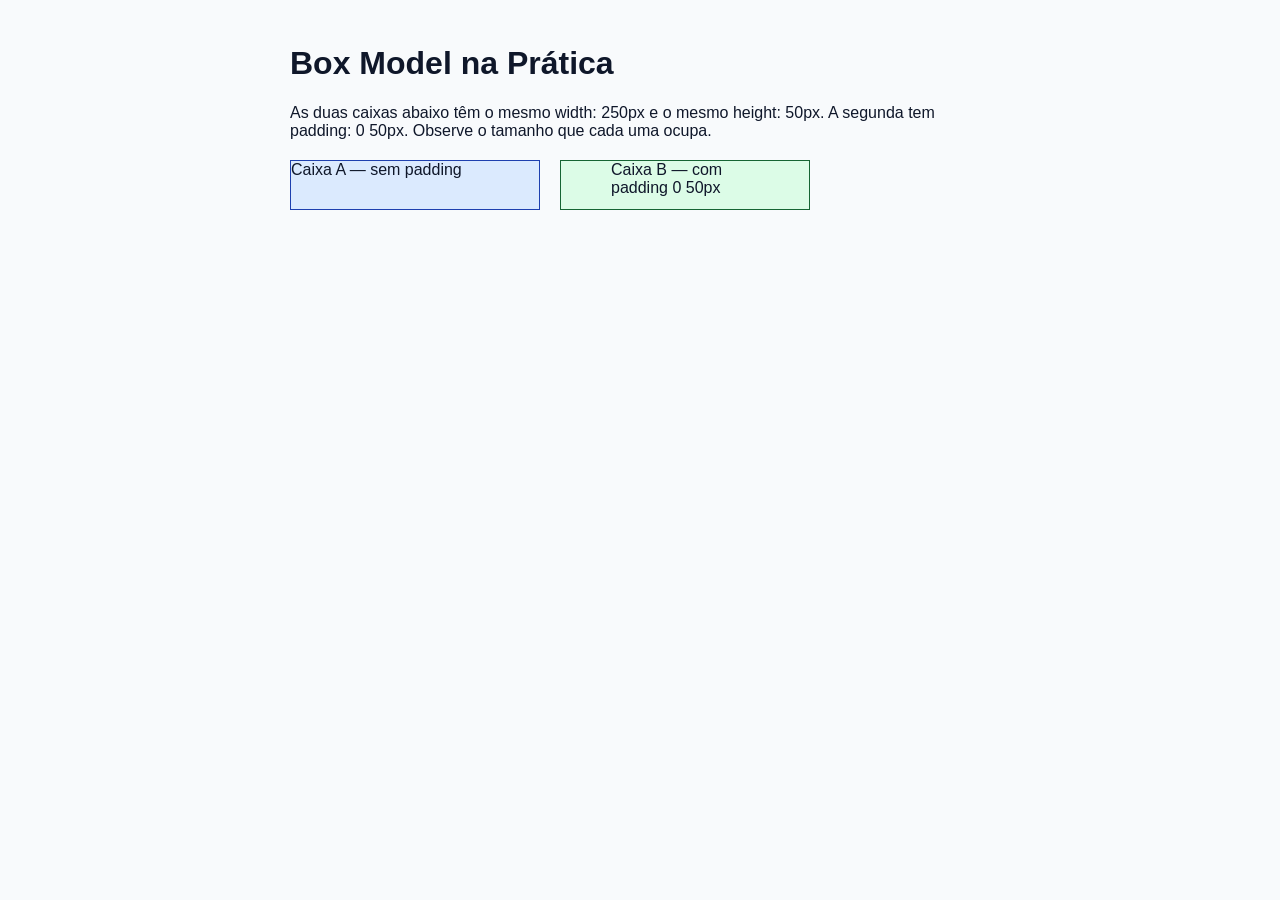
<file: fe07/tema 1/index.html>
<!DOCTYPE html>
<html lang="pt-BR">

<head>
    <meta charset="UTF-8">
    <title>Box Model na Prática</title>
    <link rel="stylesheet" href="style.css">
</head>

<body>
    <main class="pagina">
        <h1>Box Model na Prática</h1>
        <section class="explicacao">
            <p>As duas caixas abaixo têm o mesmo width: 250px e o mesmo height: 50px. A segunda tem padding: 0 50px.
                Observe o tamanho que cada uma ocupa.</p>
        </section>
        <section class="comparador">
            <div class="caixa-a">Caixa A — sem padding</div>
            <div class="caixa-b">Caixa B — com padding 0 50px</div>
        </section>
    </main>
</body>

</html>
</file>
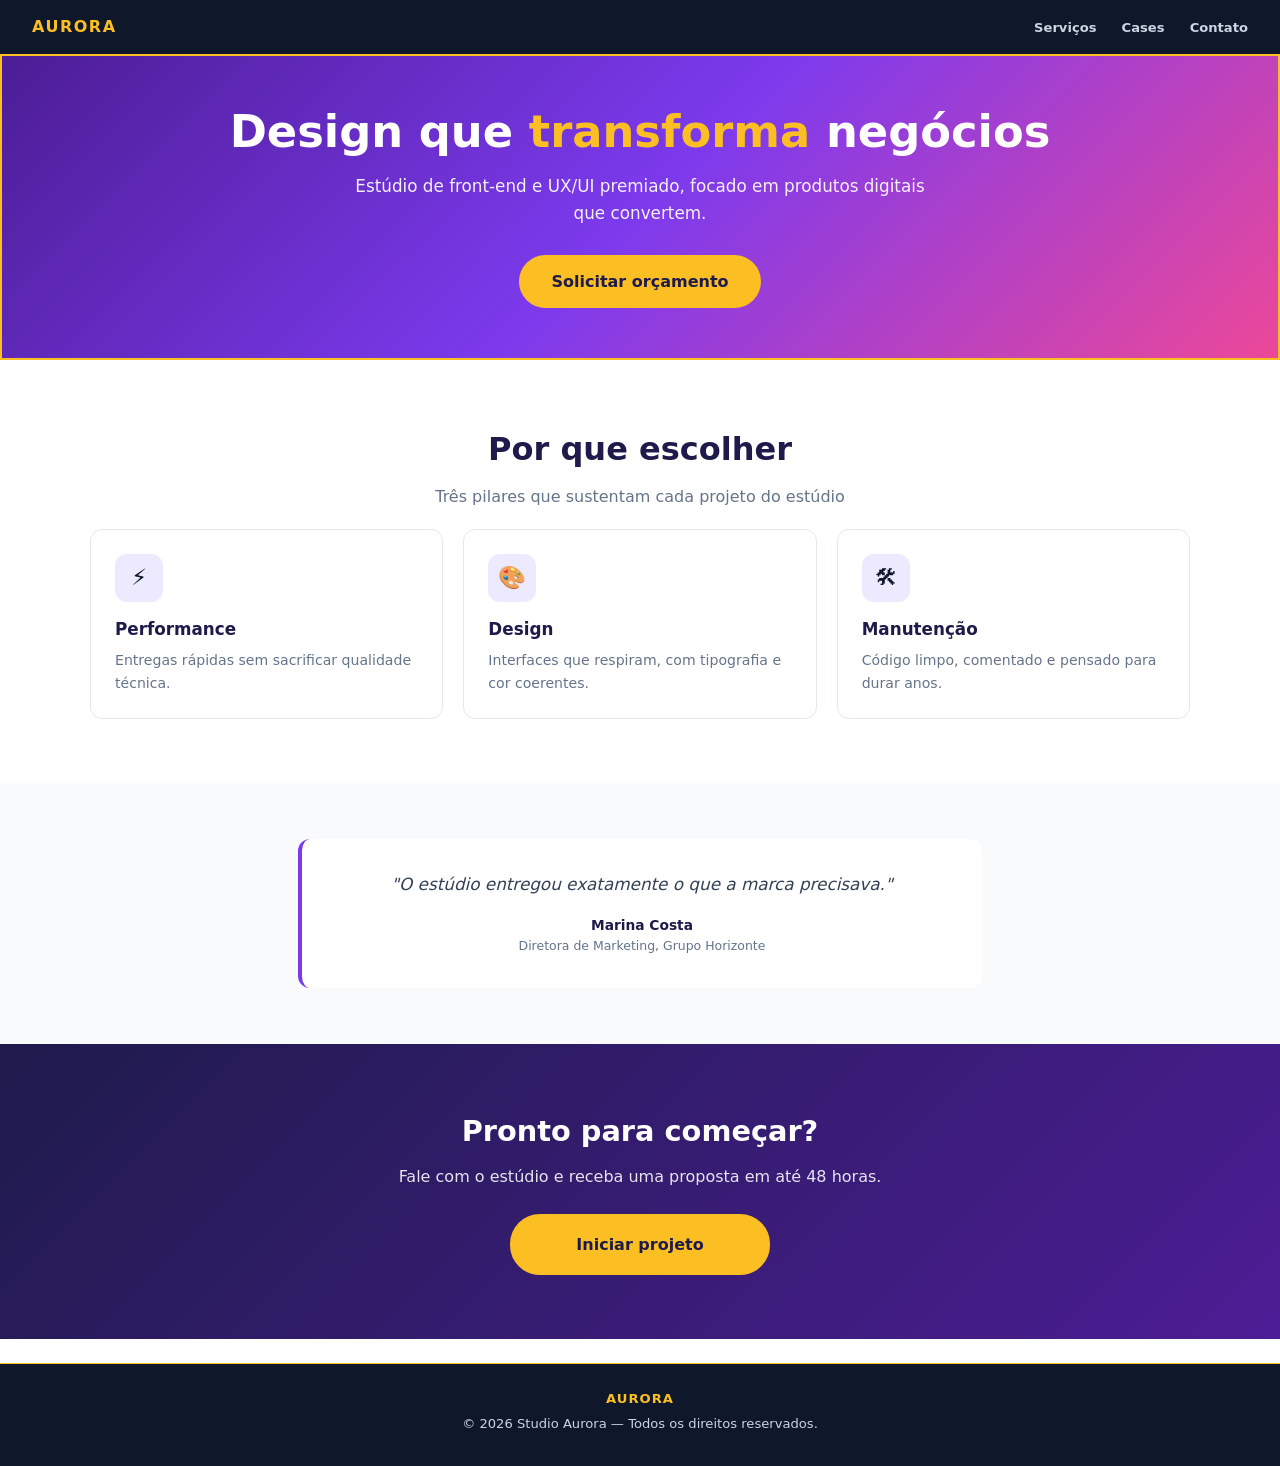
<file: fe07/tema 3/index.html>
<!DOCTYPE html>
<html lang="pt-BR">

<head>
    <meta charset="UTF-8">
    <meta name="viewport" content="width=device-width, initial-scale=1.0">
    <title>Studio Aurora</title>
    <link rel="stylesheet" href="style.css">
</head>

<body>

    <header class="topo">
        <span class="marca">AURORA</span>
        <nav>
            <a href="#">Serviços</a>
            <a href="#">Cases</a>
            <a href="#">Contato</a>
        </nav>
    </header>

    <section class="hero">
        <h1>Design que <span>transforma</span> negócios</h1>
        <p>Estúdio de front-end e UX/UI premiado, focado em produtos digitais que convertem.</p>
        <a href="#" class="cta">Solicitar orçamento</a>
    </section>

    <section class="secao">
        <div class="secao-titulo">
            <h2>Por que escolher</h2>
            <p>Três pilares que sustentam cada projeto do estúdio</p>
        </div>

        <div class="features">
            <div class="feature">
                <div class="feature-icone">⚡</div>
                <h3>Performance</h3>
                <p>Entregas rápidas sem sacrificar qualidade técnica.</p>
            </div>

            <div class="feature">
                <div class="feature-icone">🎨</div>
                <h3>Design</h3>
                <p>Interfaces que respiram, com tipografia e cor coerentes.</p>
            </div>

            <div class="feature">
                <div class="feature-icone">🛠</div>
                <h3>Manutenção</h3>
                <p>Código limpo, comentado e pensado para durar anos.</p>
            </div>
        </div>
    </section>

    <div class="depoimento-wrap">
        <div class="depoimento">
            "O estúdio entregou exatamente o que a marca precisava."
            <span class="autor">
                Marina Costa
                <small>Diretora de Marketing, Grupo Horizonte</small>
            </span>
        </div>
    </div>

    <section class="cta-final-wrap">
        <h2>Pronto para começar?</h2>
        <p>Fale com o estúdio e receba uma proposta em até 48 horas.</p>
        <a href="#" class="cta-final">Iniciar projeto</a>
    </section>

    <footer class="rodape">
        <div class="marca-rodape">AURORA</div>
        <p>© 2026 Studio Aurora — Todos os direitos reservados.</p>
    </footer>

</body>

</html>
</file>
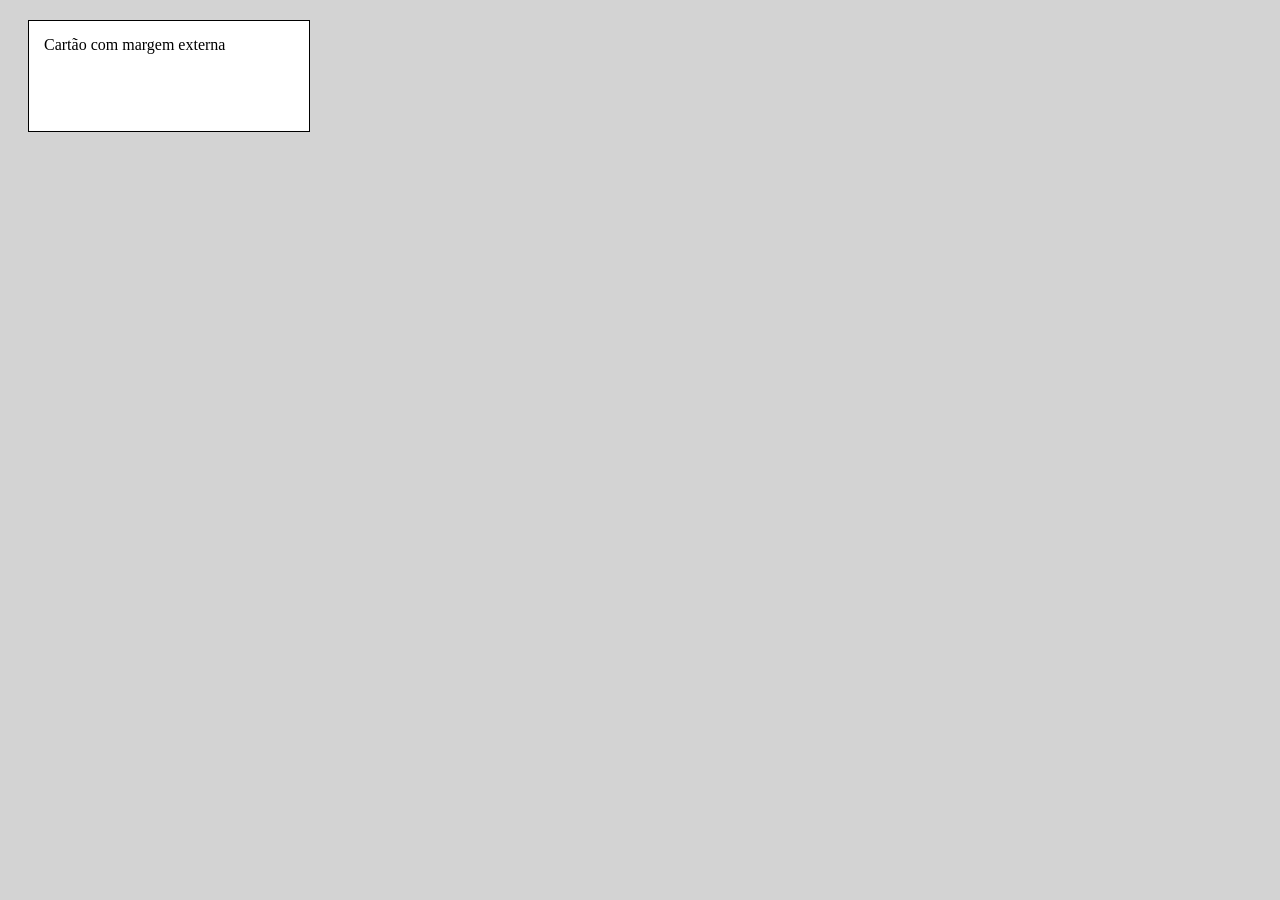
<file: fe07/tema 2/desafio4/desafio4.html>
<!DOCTYPE html>
<html lang="pt-BR">

<head>
    <meta charset="UTF-8">
    <title>Desafio 04</title>
    <link rel="stylesheet" href="desafio-04.css">
</head>

<body>

    <div class="cartao">
        Cartão com margem externa
    </div>

</body>

</html>
</file>
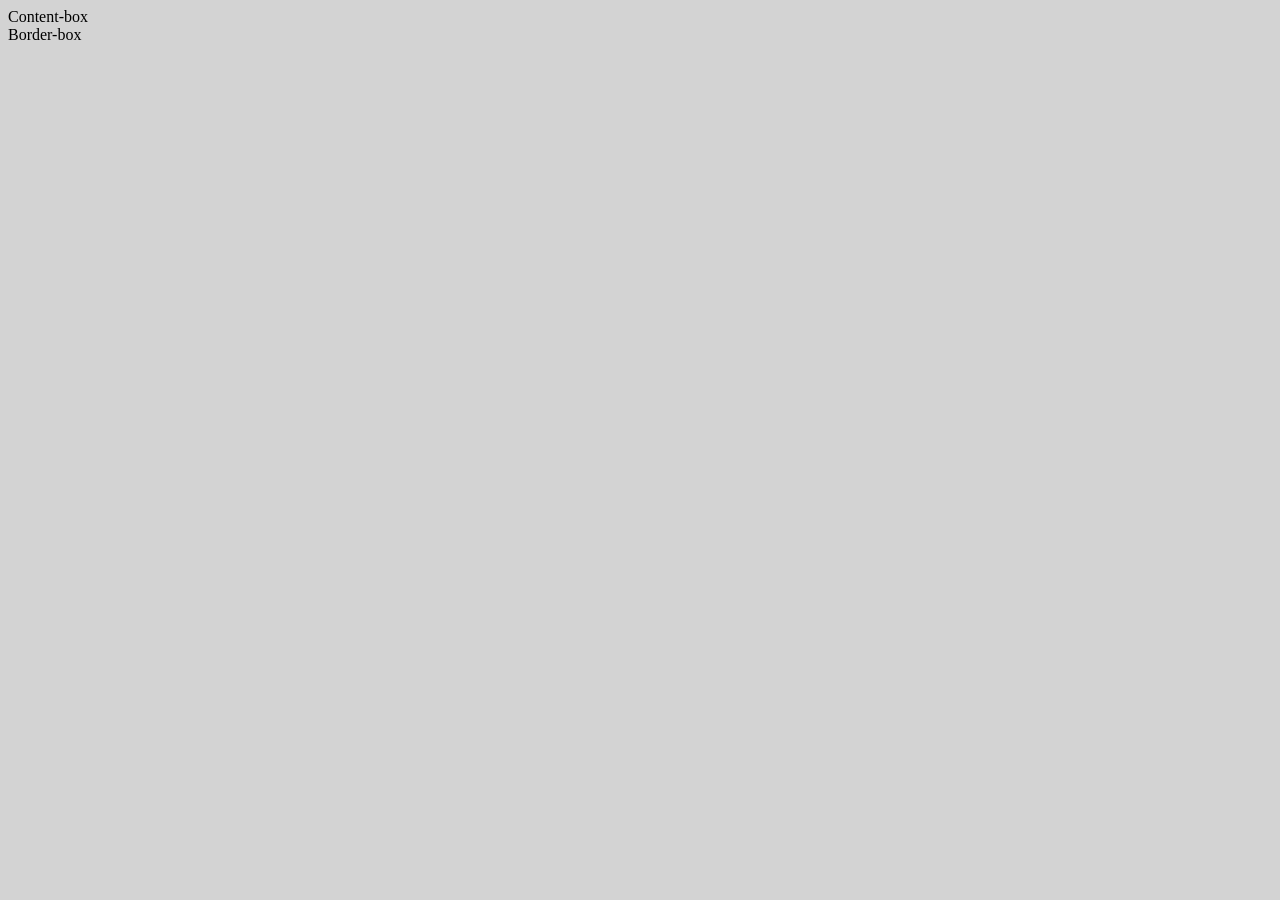
<file: fe07/tema 2/desafio5/desafio5.html>
<!DOCTYPE html>
<html lang="pt-BR">

<head>
    <meta charset="UTF-8">
    <title>Desafio 05</title>
    <link rel="stylesheet" href="desafio-05.css">
</head>

<body>

    <div class="box 1">
        Content-box
    </div>

    <div class="box 2">
        Border-box
    </div>

</body>

</html>
</file>
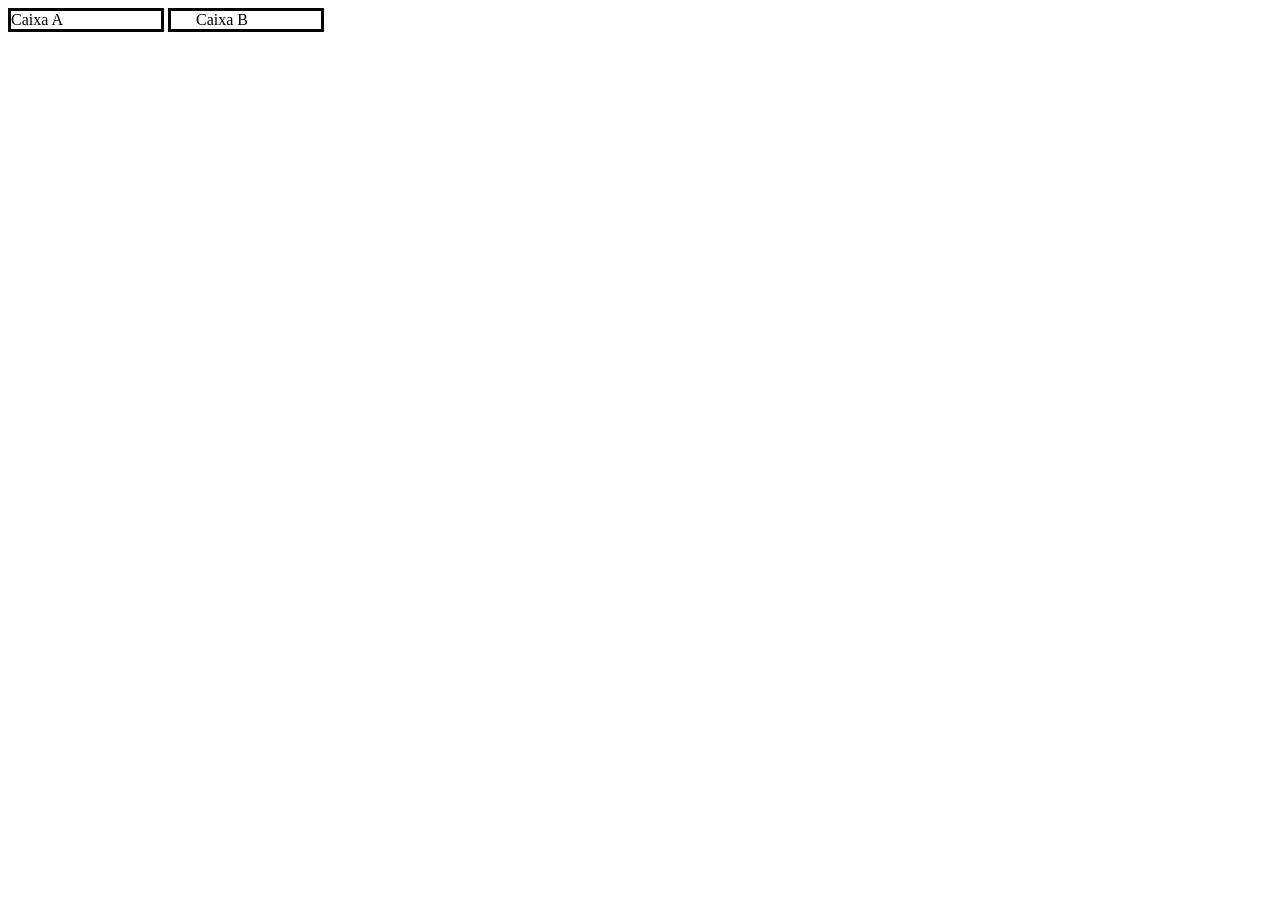
<file: fe07/tema 2/desafio3/desadio1/desafio3.html>
<!DOCTYPE html>
<html lang="pt-br">

<head>
    <meta charset="UTF-8">
    <title>Desafio 03</title>
    <link rel="stylesheet" href="desafio-03.css">
</head>

<body>
    <div class="caixa-a">Caixa A</div>
    <div class="caixa-b">Caixa B</div>
</body>

</html>
</file>
<file: fe07/tema 1/style.css>
body {
    font-family: Arial, sans-serif;
    background: #f8fafc;
    margin: 0;
    padding: 24px;
    color: #0f172a;
}

.pagina {
    max-width: 700px;
    margin: 0 auto;
}

.explicacao {
    margin-bottom: 20px;
}

.comparador {
    display: flex;
    gap: 20px;
    align-items: flex-start;
}

.caixa-a {
    box-sizing: border-box;
    width: 250px;
    height: 50px;
    background: #dbeafe;
    border: 1px solid #1e40af;
}

.caixa-b {
    box-sizing: border-box;
    width: 250px;
    height: 50px;
    padding: 0 50px;
    background: #dcfce7;
    border: 1px solid #166534;
}
</file>
<file: fe07/tema 3/style.css>
* {
    margin: 0;
    padding: 0;
}

body {
    font-family: Inter, "Segoe UI", system-ui, sans-serif;
    color: #0f172a;
    background: #ffffff;
    line-height: 1.6;
}

.topo {
    background: #0f172a;
    color: #ffffff;
    padding: 14px 32px;
    display: flex;
    justify-content: space-between;
    align-items: center;
}

.topo .marca {
    font-weight: 800;
    letter-spacing: 1.5px;
    font-size: 1rem;
    color: #fbbf24;
}

.topo nav a {
    color: #cbd5e1;
    text-decoration: none;
    margin-left: 20px;
    font-weight: 600;
    font-size: 0.82rem;
}

/* DEFEITOS 1 E 2 CORRIGIDOS */
.hero {
    background: linear-gradient(135deg, #4c1d95 0%, #7c3aed 50%, #ec4899 100%);
    color: #ffffff;
    padding: 50px 30px;
    width: 100%;
    border: 2px solid #fbbf24;
    text-align: center;
    box-sizing: border-box;
}

.hero h1 {
    font-size: 2.8rem;
    font-weight: 800;
    line-height: 1.15;
    margin-bottom: 16px;
}

.hero h1 span {
    color: #fbbf24;
}

.hero p {
    font-size: 1.05rem;
    max-width: 600px;
    margin: 0 auto 28px;
    opacity: 0.92;
}

.hero .cta {
    display: inline-block;
    background: #fbbf24;
    color: #1e1b4b;
    padding: 14px 32px;
    border-radius: 30px;
    font-weight: 800;
    text-decoration: none;
}

.secao {
    padding: 64px 32px;
    max-width: 1100px;
    margin: 0 auto;
}

.secao-titulo {
    text-align: center;
    margin-bottom: 20px;
}

.secao-titulo h2 {
    font-size: 2rem;
    font-weight: 800;
    color: #1e1b4b;
    margin-bottom: 8px;
}

.secao-titulo p {
    color: #64748b;
}

.features {
    display: flex;
    gap: 20px;
    flex-wrap: nowrap;
    justify-content: center;
    align-items: stretch;
}

/* DEFEITO 3 CORRIGIDO */
.feature {
    flex: 1;
    min-width: 0;
    padding: 24px;
    border: 1px solid #e2e8f0;
    border-radius: 12px;
    background: #ffffff;
    box-sizing: border-box;
}

.feature-icone {
    width: 48px;
    height: 48px;
    border-radius: 12px;
    background: #ede9fe;
    display: flex;
    align-items: center;
    justify-content: center;
    font-size: 1.4rem;
    margin-bottom: 14px;
}

.feature h3 {
    font-size: 1.05rem;
    font-weight: 800;
    color: #1e1b4b;
    margin-bottom: 6px;
}

.feature p {
    font-size: 0.88rem;
    color: #64748b;
}

.depoimento-wrap {
    background: #f8fafc;
    padding: 56px 32px;
}

/* DEFEITO 4 CORRIGIDO */
.depoimento {
    max-width: 700px;
    width: 600px;
    margin: 0 auto;
    text-align: center;
    padding: 32px 40px;
    background: #ffffff;
    border-left: 4px solid #7c3aed;
    border-radius: 12px;
    font-size: 1.05rem;
    font-style: italic;
    color: #334155;
}

.depoimento .autor {
    display: block;
    margin-top: 16px;
    font-style: normal;
    font-weight: 800;
    color: #1e1b4b;
    font-size: 0.86rem;
}

.depoimento .autor small {
    display: block;
    font-weight: 400;
    color: #64748b;
    font-size: 0.78rem;
}

.cta-final-wrap {
    background: linear-gradient(135deg, #1e1b4b 0%, #4c1d95 100%);
    padding: 64px 32px;
    text-align: center;
    color: #ffffff;
}

.cta-final-wrap h2 {
    font-size: 1.8rem;
    font-weight: 800;
    margin-bottom: 10px;
}

.cta-final-wrap p {
    opacity: 0.88;
    margin-bottom: 24px;
}

/* DEFEITO 5 CORRIGIDO */
.cta-final {
    display: inline-block;
    width: 260px;
    padding: 16px 32px;
    border: 2px solid #fbbf24;
    background: #fbbf24;
    color: #1e1b4b;
    border-radius: 30px;
    font-weight: 800;
    text-decoration: none;
    box-sizing: border-box;
}

/* DEFEITO 6 CORRIGIDO */
.rodape {
    background: #0f172a;
    color: #cbd5e1;
    padding: 32px;
    padding-top: 24px;
    border-top: 1px solid #fbbf24;
    text-align: center;
    font-size: 0.82rem;
    margin-top: 24px;
}

.rodape .marca-rodape {
    color: #fbbf24;
    font-weight: 800;
    letter-spacing: 1px;
    margin-bottom: 4px;
}
</file>
<file: fe07/tema 2/desafio4/desafio-04.css>
body {
    background-color: lightgray;
}

.cartao {
    width: 250px;
    height: 80px;
    padding: 15px;
    border: 1px solid black;
    margin: 20px;
    background-color: white;
}
</file>
<file: fe07/tema 2/desafio5/desafio-05.css>
body {
    background-color: lightgray;
}

.content-box {
    width: 200px;
    padding: 10px 30px;
    border: 2px solid black;
    box-sizing: content-box;
    margin-bottom: 20px;
    background-color: white;
}

.border-box {
    width: 200px;
    padding: 10px 30px;
    border: 2px solid black;
    box-sizing: border-box;
    margin-bottom: 20px;
    background-color: lightblue;
}
</file>
<file: fe07/tema 2/desafio3/desadio1/desafio-03.css>
.caixa-a {
    display: inline-block;
    width: 150px;
    padding: 0;
    border: 3px solid black;
}

.caixa-b {
    display: inline-block;
    box-sizing: border-box;
    width: 156px;
    padding: 0 25px;
    border: 3px solid black;
}
</file>
